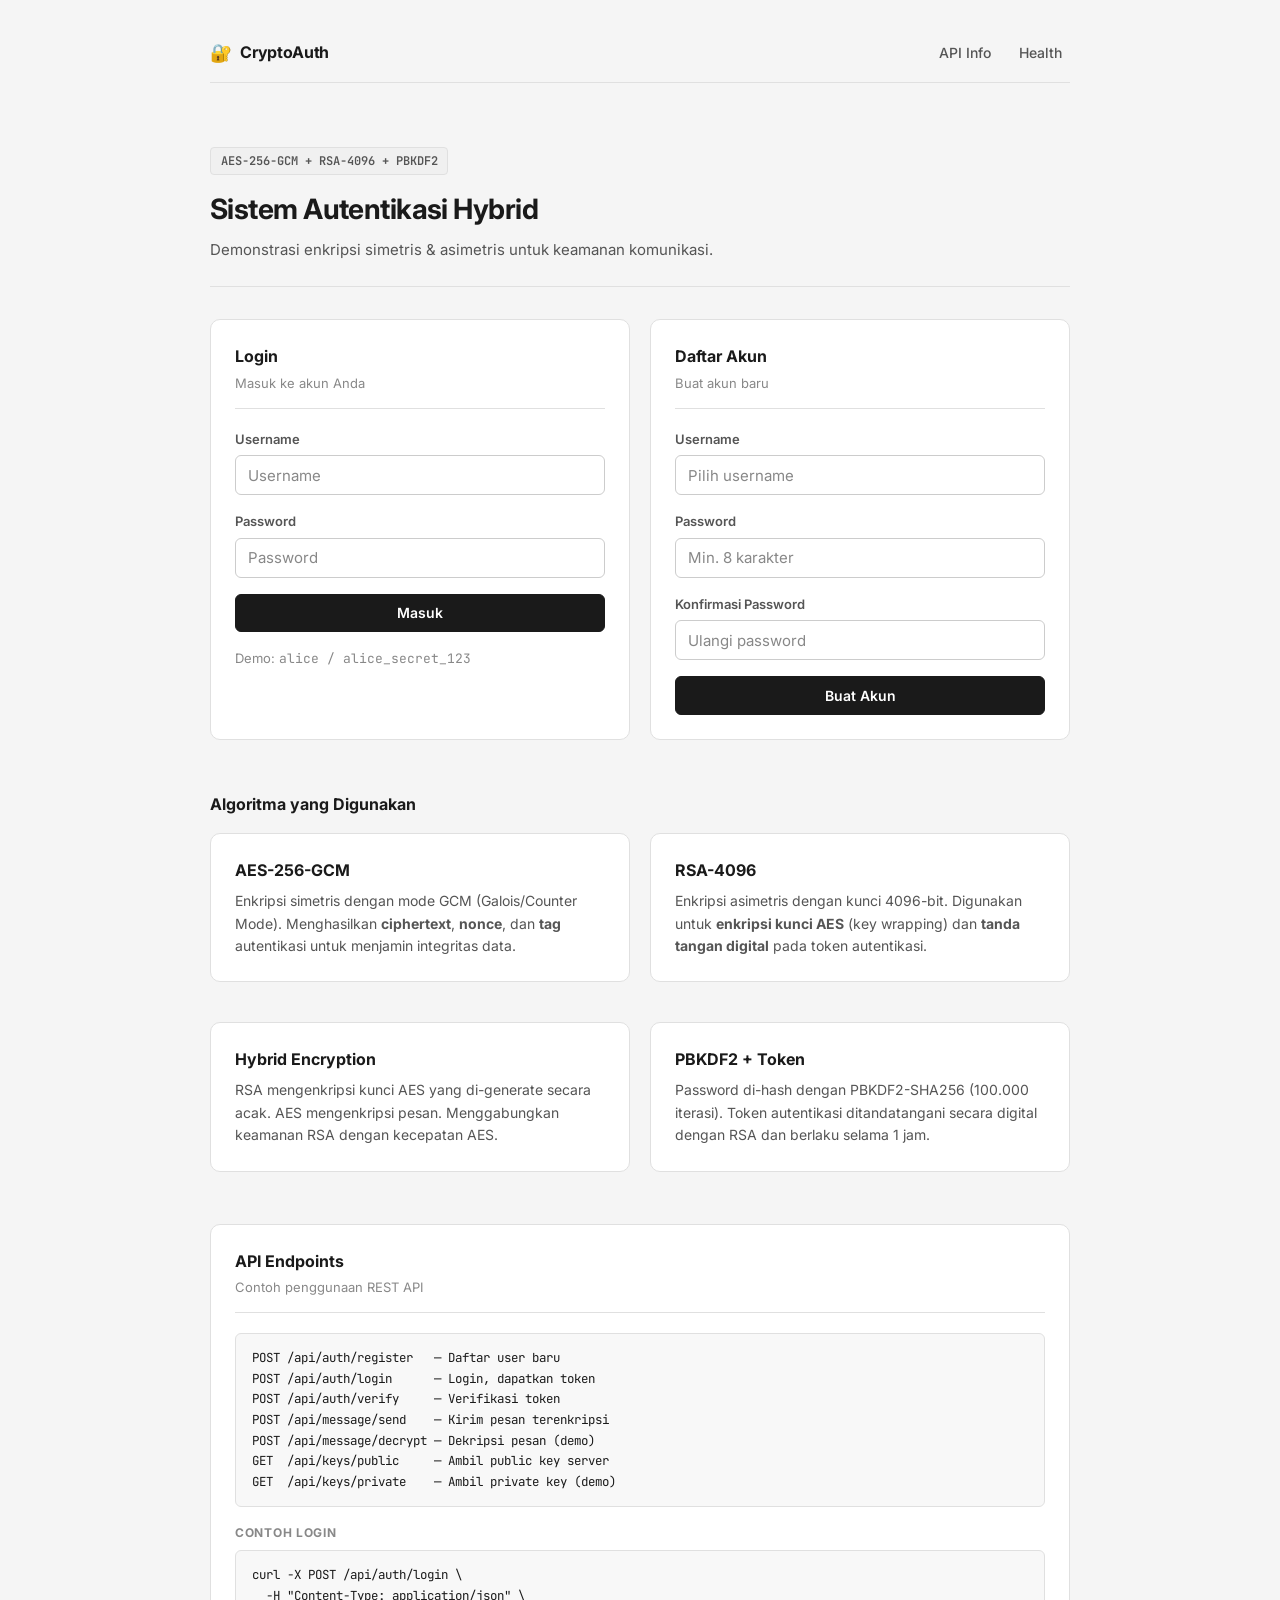
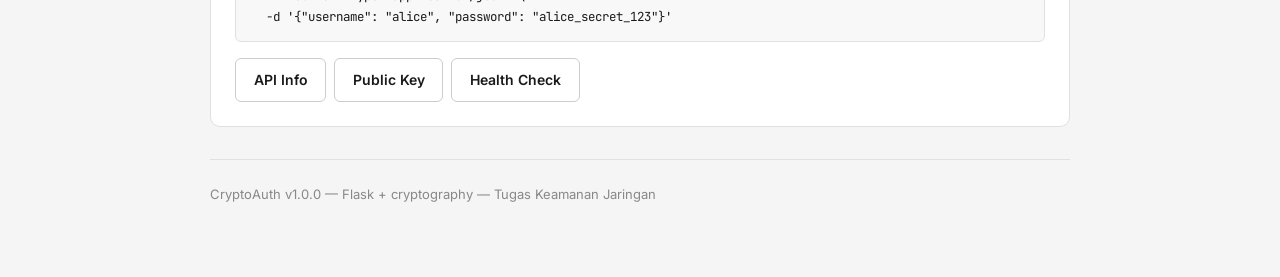
<file: templates/index.html>
<!DOCTYPE html>
<html lang="id">
<head>
    <meta charset="UTF-8">
    <meta name="viewport" content="width=device-width, initial-scale=1.0">
    <meta name="description" content="CryptoAuth - Sistem Autentikasi Hybrid AES-256-GCM + RSA-4096">
    <title>CryptoAuth - Login</title>
    <link rel="stylesheet" href="/static/css/style.css">
</head>
<body>
    <div class="container">

        <!-- Navbar -->
        <nav class="navbar">
            <div class="logo">
                <span class="logo-icon">🔐</span>
                CryptoAuth
            </div>
            <div class="nav-links">
                <a href="/api/info" target="_blank" class="nav-link">API Info</a>
                <a href="/health" target="_blank" class="nav-link">Health</a>
            </div>
        </nav>

        <!-- Hero -->
        <section class="hero">
            <div class="badge">AES-256-GCM + RSA-4096 + PBKDF2</div>
            <h1>Sistem Autentikasi Hybrid</h1>
            <p>Demonstrasi enkripsi simetris & asimetris untuk keamanan komunikasi.</p>
        </section>

        <!-- Auth Forms -->
        <section id="auth" style="margin-bottom: 2rem;">
            <div class="grid grid-2">

                <!-- Login -->
                <div class="card" id="loginCard">
                    <div class="card-header">
                        <h2 class="card-title">Login</h2>
                        <p class="card-subtitle">Masuk ke akun Anda</p>
                    </div>

                    <div id="loginAlert"></div>

                    <form id="loginForm">
                        <div class="form-group">
                            <label class="form-label" for="loginUsername">Username</label>
                            <input type="text" class="form-input" id="loginUsername" placeholder="Username" required>
                        </div>
                        <div class="form-group">
                            <label class="form-label" for="loginPassword">Password</label>
                            <input type="password" class="form-input" id="loginPassword" placeholder="Password" required>
                        </div>
                        <button type="submit" class="btn btn-primary btn-full">
                            <span id="loginBtnText">Masuk</span>
                            <span id="loginSpinner" class="spinner" style="display:none;"></span>
                        </button>
                    </form>

                    <p style="margin-top: 1rem; font-size: 0.8125rem; color: var(--text-muted);">
                        Demo: <code style="font-family: var(--mono);">alice / alice_secret_123</code>
                    </p>
                </div>

                <!-- Register -->
                <div class="card" id="registerCard">
                    <div class="card-header">
                        <h2 class="card-title">Daftar Akun</h2>
                        <p class="card-subtitle">Buat akun baru</p>
                    </div>

                    <div id="registerAlert"></div>

                    <form id="registerForm">
                        <div class="form-group">
                            <label class="form-label" for="registerUsername">Username</label>
                            <input type="text" class="form-input" id="registerUsername" placeholder="Pilih username" required>
                        </div>
                        <div class="form-group">
                            <label class="form-label" for="registerPassword">Password</label>
                            <input type="password" class="form-input" id="registerPassword" placeholder="Min. 8 karakter" required minlength="8">
                        </div>
                        <div class="form-group">
                            <label class="form-label" for="registerPasswordConfirm">Konfirmasi Password</label>
                            <input type="password" class="form-input" id="registerPasswordConfirm" placeholder="Ulangi password" required>
                        </div>
                        <button type="submit" class="btn btn-primary btn-full">
                            <span id="registerBtnText">Buat Akun</span>
                            <span id="registerSpinner" class="spinner" style="display:none;"></span>
                        </button>
                    </form>
                </div>

            </div>
        </section>

        <!-- Algoritma yang digunakan -->
        <section id="features" style="margin-bottom: 2rem;">
            <h2 style="font-size: 1rem; font-weight: 700; margin-bottom: 1rem;">Algoritma yang Digunakan</h2>
            <div class="grid grid-2">

                <div class="card">
                    <h3 class="card-title" style="margin-bottom: 0.4rem;">AES-256-GCM</h3>
                    <p style="font-size: 0.875rem; color: var(--text-sub);">
                        Enkripsi simetris dengan mode GCM (Galois/Counter Mode). Menghasilkan
                        <strong>ciphertext</strong>, <strong>nonce</strong>, dan <strong>tag</strong> autentikasi
                        untuk menjamin integritas data.
                    </p>
                </div>

                <div class="card">
                    <h3 class="card-title" style="margin-bottom: 0.4rem;">RSA-4096</h3>
                    <p style="font-size: 0.875rem; color: var(--text-sub);">
                        Enkripsi asimetris dengan kunci 4096-bit. Digunakan untuk
                        <strong>enkripsi kunci AES</strong> (key wrapping) dan
                        <strong>tanda tangan digital</strong> pada token autentikasi.
                    </p>
                </div>

                <div class="card">
                    <h3 class="card-title" style="margin-bottom: 0.4rem;">Hybrid Encryption</h3>
                    <p style="font-size: 0.875rem; color: var(--text-sub);">
                        RSA mengenkripsi kunci AES yang di-generate secara acak.
                        AES mengenkripsi pesan. Menggabungkan keamanan RSA dengan
                        kecepatan AES.
                    </p>
                </div>

                <div class="card">
                    <h3 class="card-title" style="margin-bottom: 0.4rem;">PBKDF2 + Token</h3>
                    <p style="font-size: 0.875rem; color: var(--text-sub);">
                        Password di-hash dengan PBKDF2-SHA256 (100.000 iterasi).
                        Token autentikasi ditandatangani secara digital dengan RSA
                        dan berlaku selama 1 jam.
                    </p>
                </div>

            </div>
        </section>

        <!-- API Endpoints -->
        <section style="margin-bottom: 2rem;">
            <div class="card">
                <div class="card-header">
                    <h2 class="card-title">API Endpoints</h2>
                    <p class="card-subtitle">Contoh penggunaan REST API</p>
                </div>

                <pre class="mono-block">POST /api/auth/register   — Daftar user baru
POST /api/auth/login      — Login, dapatkan token
POST /api/auth/verify     — Verifikasi token
POST /api/message/send    — Kirim pesan terenkripsi
POST /api/message/decrypt — Dekripsi pesan (demo)
GET  /api/keys/public     — Ambil public key server
GET  /api/keys/private    — Ambil private key (demo)</pre>

                <div style="margin-top: 1rem;">
                    <p class="section-label">Contoh login</p>
                    <pre class="mono-block">curl -X POST /api/auth/login \
  -H "Content-Type: application/json" \
  -d '{"username": "alice", "password": "alice_secret_123"}'</pre>
                </div>

                <div style="margin-top: 1rem; display: flex; gap: 0.5rem; flex-wrap: wrap;">
                    <a href="/api/info" target="_blank" class="btn btn-secondary">API Info</a>
                    <a href="/api/keys/public" target="_blank" class="btn btn-secondary">Public Key</a>
                    <a href="/health" target="_blank" class="btn btn-secondary">Health Check</a>
                </div>
            </div>
        </section>

        <!-- Footer -->
        <footer style="padding: 1.5rem 0; color: var(--text-muted); font-size: 0.8125rem; border-top: 1px solid var(--border);">
            CryptoAuth v1.0.0 &mdash; Flask + cryptography &mdash; Tugas Keamanan Jaringan
        </footer>

    </div>

    <script src="/static/js/app.js"></script>
</body>
</html>
</file>
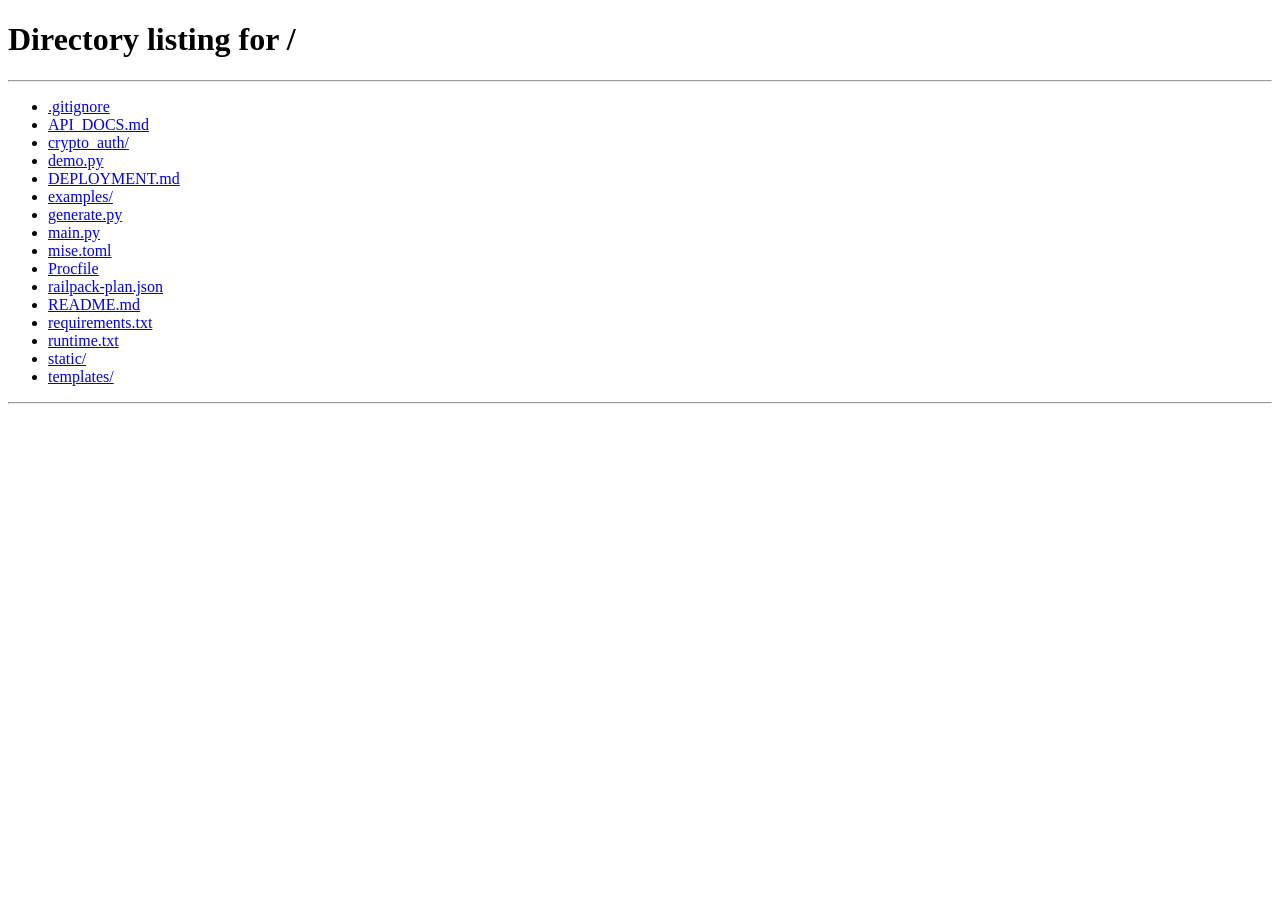
<file: templates/dashboard.html>
<!DOCTYPE html>
<html lang="id">

<head>
    <meta charset="UTF-8">
    <meta name="viewport" content="width=device-width, initial-scale=1.0">
    <meta name="description" content="CryptoAuth Dashboard - Kirim & Dekripsi Pesan">
    <title>Dashboard - CryptoAuth</title>
    <link rel="stylesheet" href="/static/css/style.css">
</head>

<body>
    <div class="container">

        <!-- Navbar -->
        <nav class="navbar">
            <div class="logo">
                <span class="logo-icon">🔐</span>
                CryptoAuth
            </div>
            <div class="nav-links">
                <span id="usernameDisplay"
                    style="font-size: 0.875rem; color: var(--text-sub); font-weight: 500;"></span>
                <button onclick="logout()" class="btn btn-secondary"
                    style="padding: 0.4rem 0.875rem; font-size: 0.8125rem;">Logout</button>
            </div>
        </nav>

        <!-- Header -->
        <section class="hero">
            <div class="badge">Session Aktif</div>
            <h1>Dashboard</h1>
            <p id="tokenStatus" style="font-size: 0.875rem; color: var(--text-muted);"></p>
        </section>

        <!-- Grid: Send Message + Token Info -->
        <div class="grid grid-2" style="margin-bottom: 1.25rem;">

            <!-- Kirim Pesan -->
            <div class="card">
                <div class="card-header">
                    <h2 class="card-title">Kirim Pesan Terenkripsi</h2>
                    <p class="card-subtitle">Pesan dienkripsi dengan hybrid encryption (RSA + AES)</p>
                </div>

                <div id="messageAlert"></div>

                <form id="messageForm">
                    <div class="form-group">
                        <label class="form-label" for="messageText">Isi Pesan</label>
                        <textarea class="form-input" id="messageText" rows="4" placeholder="Ketik pesan di sini..."
                            required style="resize: vertical; min-height: 90px;"></textarea>
                    </div>
                    <button type="submit" class="btn btn-primary btn-full">
                        <span id="sendBtnText">Kirim & Enkripsi</span>
                        <span id="sendSpinner" class="spinner" style="display: none;"></span>
                    </button>
                </form>

                <!-- Hasil enkripsi -->
                <div id="encryptedResponse" style="margin-top: 1.25rem; display: none;">
                    <p class="section-label">Response Server (Terenkripsi)</p>
                    <div id="encryptedData" class="mono-block" style="max-height: 180px; overflow-y: auto;"></div>

                    <button onclick="decryptLastMessage()" id="decryptBtn" class="btn btn-secondary btn-full"
                        style="margin-top: 0.75rem;">
                        Dekripsi Pesan
                    </button>

                    <!-- Hasil dekripsi -->
                    <div id="decryptedResult" style="display: none; margin-top: 0.875rem;">
                        <p class="section-label">Proses Dekripsi</p>
                        <div class="decrypt-steps">
                            <span class="step">Ciphertext</span>
                            <span class="arrow">→</span>
                            <span class="step">RSA Decrypt AES Key</span>
                            <span class="arrow">→</span>
                            <span class="step">AES-256-GCM Decrypt</span>
                            <span class="arrow">→</span>
                            <span class="step final">Plaintext ✓</span>
                        </div>
                        <div class="result-box">
                            <div class="label">Isi Pesan (Decrypted)</div>
                            <div id="decryptedText" class="value"></div>
                        </div>
                        <p id="decryptNote" style="font-size: 0.75rem; color: var(--text-muted); margin-top: 0.5rem;">
                        </p>
                    </div>
                </div>
            </div>

            <!-- Info Token -->
            <div class="card">
                <div class="card-header">
                    <h2 class="card-title">Informasi Token</h2>
                    <p class="card-subtitle">Detail token autentikasi aktif</p>
                </div>

                <div class="info-row">
                    <span class="label">User ID</span>
                    <span id="tokenUserId" class="value"></span>
                </div>
                <div class="info-row">
                    <span class="label">Sisa Waktu Token</span>
                    <span id="tokenExpiry" class="value"></span>
                </div>
                <div class="info-row">
                    <span class="label">Dibuat Pada</span>
                    <span id="tokenCreated" class="value"></span>
                </div>

                <div style="margin-top: 1rem; display: flex; gap: 0.5rem; flex-wrap: wrap;">
                    <button onclick="verifyToken()" class="btn btn-secondary">Verifikasi Token</button>
                    <button onclick="downloadToken()" class="btn btn-secondary">Download Token</button>
                    <button onclick="copyTokenToClipboard()" class="btn btn-secondary">Copy Token</button>
                </div>
            </div>
        </div>

        <!-- Public Key -->
        <div class="card">
            <div class="card-header">
                <h2 class="card-title">Public Key Server</h2>
                <p class="card-subtitle">RSA-4096 — digunakan client untuk mengenkripsi kunci AES</p>
            </div>

            <button onclick="fetchPublicKey()" class="btn btn-secondary" style="margin-bottom: 1rem;">
                Muat Public Key
            </button>

            <div id="publicKeyDisplay" style="display: none;">
                <div class="info-row">
                    <span class="label">Server ID</span>
                    <span id="serverId" class="value"></span>
                </div>
                <div class="info-row">
                    <span class="label">Algoritma</span>
                    <span id="keyAlgorithm" class="value"></span>
                </div>
                <div style="margin-top: 0.75rem;">
                    <p class="section-label">Public Key (PEM)</p>
                    <pre id="publicKeyPem" class="mono-block" style="max-height: 220px; overflow-y: auto;"></pre>
                </div>
            </div>
        </div>

        <!-- Private Key -->
        <!-- <div class="card danger-card" style="margin-top: 1.25rem;">
            <div class="card-header">
                <h2 class="card-title" style="display: flex; align-items: center; gap: 0.5rem;">
                    Private Key Server <span class="secret-tag">SECRET</span>
                </h2>
                <p class="card-subtitle">RSA-4096 — digunakan server untuk mendekripsi kunci AES</p>
            </div>

            <div class="warn-banner">
                ⚠️
                <span>
                    <strong>Peringatan — Demo Akademik:</strong> Private key <em>tidak boleh</em>
                    diekspos di sistem produksi nyata. Ini hanya untuk keperluan demonstrasi tugas.
                </span>
            </div>

            <div style="display: flex; gap: 0.5rem; flex-wrap: wrap; margin-bottom: 1rem;">
                <button onclick="fetchPrivateKey()" id="loadPrivKeyBtn" class="btn btn-primary">
                    Muat Private Key
                </button>
                <button onclick="copyPrivateKey()" id="copyPrivKeyBtn" class="btn btn-secondary" style="display: none;">
                    Copy Private Key
                </button>
            </div>

            <div id="privateKeyDisplay" style="display: none;">
                <div class="info-row">
                    <span class="label">Server ID</span>
                    <span id="privKeyServerId" class="value"></span>
                </div>
                <div class="info-row">
                    <span class="label">Algoritma</span>
                    <span id="privKeyAlgorithm" class="value"></span>
                </div>
                <div style="margin-top: 0.75rem;">
                    <p class="section-label">Private Key (PEM)</p>
                    <pre id="privateKeyPem" class="mono-block" style="max-height: 300px; overflow-y: auto; border-color: #fca5a5;"></pre>
                </div>
            </div>
        </div> -->

        <!-- API Links -->
        <div class="card" style="margin-top: 1.25rem;">
            <div class="card-header">
                <h2 class="card-title">Aksi Cepat</h2>
                <p class="card-subtitle">Utilitas dan endpoint API</p>
            </div>
            <div style="display: flex; gap: 0.5rem; flex-wrap: wrap;">
                <a href="/api/info" target="_blank" class="btn btn-secondary">API Info</a>
                <a href="/health" target="_blank" class="btn btn-secondary">Health Check</a>
                <a href="/api/keys/public" target="_blank" class="btn btn-secondary">Public Key (JSON)</a>
            </div>
        </div>

        <!-- Footer -->
        <footer
            style="padding: 1.5rem 0; color: var(--text-muted); font-size: 0.8125rem; border-top: 1px solid var(--border); margin-top: 1.5rem;">
            CryptoAuth v1.0.0 &mdash; Token berlaku 1 jam
        </footer>

    </div>

    <script>
        // Load token dari localStorage
        const token = JSON.parse(localStorage.getItem('authToken'));
        if (!token) window.location.href = '/';

        document.getElementById('usernameDisplay').textContent = token.user_id;
        document.getElementById('tokenUserId').textContent = token.user_id;

        const createdDate = new Date(token.created_at * 1000);
        document.getElementById('tokenCreated').textContent = createdDate.toLocaleString('id-ID');

        function updateTokenExpiry() {
            const remaining = Math.max(0, token.expires_at - Date.now() / 1000);
            if (remaining <= 0) {
                document.getElementById('tokenExpiry').textContent = 'Expired';
                document.getElementById('tokenStatus').textContent = 'Token sudah expired. Silakan login ulang.';
                setTimeout(() => logout(), 2000);
            } else {
                const m = Math.floor(remaining / 60);
                const s = Math.floor(remaining % 60);
                document.getElementById('tokenExpiry').textContent = `${m}m ${s}s`;
                document.getElementById('tokenStatus').textContent = `Session aktif — token habis dalam ${m}m ${s}s`;
            }
        }

        updateTokenExpiry();
        setInterval(updateTokenExpiry, 1000);

        function logout() {
            localStorage.removeItem('authToken');
            window.location.href = '/';
        }
    </script>
    <script src="/static/js/app.js"></script>
</body>

</html>
</file>
<file: static/css/style.css>
/* CryptoAuth - Clean Minimal UI */
@import url('https://fonts.googleapis.com/css2?family=Inter:wght@400;500;600;700&family=JetBrains+Mono:wght@400;500&display=swap');

:root {
  --bg:        #f5f5f5;
  --surface:   #ffffff;
  --border:    #e0e0e0;
  --border-2:  #cccccc;

  --text:      #1a1a1a;
  --text-sub:  #555555;
  --text-muted:#888888;

  --accent:    #1a1a1a;
  --accent-bg: #f0f0f0;

  --success:   #1a7a4a;
  --success-bg:#eaf5ef;
  --danger:    #b91c1c;
  --danger-bg: #fef2f2;
  --warn:      #92400e;
  --warn-bg:   #fffbeb;

  --mono:      'JetBrains Mono', 'Courier New', monospace;
  --sans:      'Inter', system-ui, sans-serif;

  --radius:    6px;
  --radius-lg: 10px;
}

* { margin: 0; padding: 0; box-sizing: border-box; }

body {
  font-family: var(--sans);
  background: var(--bg);
  color: var(--text);
  min-height: 100vh;
  line-height: 1.6;
  font-size: 0.9375rem;
}

/* ── Layout ─────────────────────────────────────── */
.container {
  max-width: 900px;
  margin: 0 auto;
  padding: 1.5rem 1.25rem 3rem;
}

/* ── Navbar ─────────────────────────────────────── */
.navbar {
  display: flex;
  justify-content: space-between;
  align-items: center;
  padding: 0.875rem 0;
  margin-bottom: 2rem;
  border-bottom: 1px solid var(--border);
}

.logo {
  display: flex;
  align-items: center;
  gap: 0.5rem;
  font-weight: 700;
  font-size: 1rem;
  color: var(--text);
  letter-spacing: -0.01em;
}

.logo-icon {
  font-size: 1.1rem;
}

.nav-links {
  display: flex;
  align-items: center;
  gap: 0.75rem;
}

.nav-link {
  color: var(--text-sub);
  text-decoration: none;
  font-size: 0.875rem;
  font-weight: 500;
  padding: 0.25rem 0.5rem;
  border-radius: var(--radius);
}
.nav-link:hover { color: var(--text); background: var(--accent-bg); }

/* ── Hero ────────────────────────────────────────── */
.hero {
  padding: 2rem 0 1.5rem;
  margin-bottom: 2rem;
  border-bottom: 1px solid var(--border);
}

.hero h1 {
  font-size: 1.75rem;
  font-weight: 700;
  letter-spacing: -0.02em;
  margin-bottom: 0.4rem;
  color: var(--text);
}

.hero p {
  color: var(--text-sub);
  font-size: 0.9375rem;
}

.badge {
  display: inline-block;
  padding: 0.2rem 0.6rem;
  background: var(--accent-bg);
  border: 1px solid var(--border);
  border-radius: 4px;
  font-size: 0.75rem;
  font-weight: 600;
  color: var(--text-sub);
  margin-bottom: 0.75rem;
  font-family: var(--mono);
}

/* ── Card ────────────────────────────────────────── */
.card {
  background: var(--surface);
  border: 1px solid var(--border);
  border-radius: var(--radius-lg);
  padding: 1.5rem;
  margin-bottom: 1.25rem;
}

.card-header {
  margin-bottom: 1.25rem;
  padding-bottom: 0.875rem;
  border-bottom: 1px solid var(--border);
}

.card-title {
  font-size: 1rem;
  font-weight: 700;
  color: var(--text);
  margin-bottom: 0.2rem;
}

.card-subtitle {
  color: var(--text-muted);
  font-size: 0.8125rem;
}

/* ── Grid ────────────────────────────────────────── */
.grid { display: grid; gap: 1.25rem; }
.grid-2 { grid-template-columns: repeat(auto-fit, minmax(280px, 1fr)); }

/* ── Form ────────────────────────────────────────── */
.form-group { margin-bottom: 1rem; }

.form-label {
  display: block;
  margin-bottom: 0.35rem;
  font-weight: 600;
  font-size: 0.8125rem;
  color: var(--text-sub);
}

.form-input {
  width: 100%;
  padding: 0.6rem 0.75rem;
  border: 1px solid var(--border-2);
  border-radius: var(--radius);
  color: var(--text);
  font-size: 0.9375rem;
  font-family: inherit;
  background: var(--surface);
  transition: border-color 0.15s;
}

.form-input:focus {
  outline: none;
  border-color: var(--text);
  box-shadow: 0 0 0 2px rgba(0,0,0,0.08);
}

.form-input::placeholder { color: var(--text-muted); }

/* ── Buttons ─────────────────────────────────────── */
.btn {
  display: inline-flex;
  align-items: center;
  justify-content: center;
  gap: 0.4rem;
  padding: 0.6rem 1.1rem;
  border-radius: var(--radius);
  font-size: 0.875rem;
  font-weight: 600;
  font-family: inherit;
  cursor: pointer;
  text-decoration: none;
  transition: background 0.15s, border-color 0.15s;
  border: 1px solid transparent;
}

.btn-primary {
  background: var(--text);
  color: #fff;
  border-color: var(--text);
}
.btn-primary:hover { background: #333; border-color: #333; }
.btn-primary:disabled { background: #999; border-color: #999; cursor: not-allowed; }

.btn-secondary {
  background: var(--surface);
  color: var(--text);
  border-color: var(--border-2);
}
.btn-secondary:hover { background: var(--accent-bg); }

.btn-full { width: 100%; }

/* ── Alerts ──────────────────────────────────────── */
.alert {
  display: flex;
  align-items: flex-start;
  gap: 0.6rem;
  padding: 0.75rem 1rem;
  border-radius: var(--radius);
  margin-bottom: 1rem;
  font-size: 0.875rem;
}

.alert-success {
  background: var(--success-bg);
  border: 1px solid #a7d7b9;
  color: var(--success);
}

.alert-error {
  background: var(--danger-bg);
  border: 1px solid #fca5a5;
  color: var(--danger);
}

/* ── Code / Mono blocks ──────────────────────────── */
.mono-block {
  font-family: var(--mono);
  font-size: 0.78rem;
  background: #f8f8f8;
  border: 1px solid var(--border);
  border-radius: var(--radius);
  padding: 0.875rem 1rem;
  overflow-x: auto;
  word-break: break-all;
  white-space: pre-wrap;
  color: var(--text);
  line-height: 1.65;
}

/* ── Info row (label + value) ────────────────────── */
.info-row {
  display: flex;
  flex-direction: column;
  padding: 0.75rem 0;
  border-bottom: 1px solid var(--border);
}
.info-row:last-child { border-bottom: none; }
.info-row .label {
  font-size: 0.75rem;
  font-weight: 600;
  color: var(--text-muted);
  text-transform: uppercase;
  letter-spacing: 0.04em;
  margin-bottom: 0.2rem;
}
.info-row .value {
  font-size: 0.9375rem;
  font-weight: 500;
  color: var(--text);
}

/* ── Warning banner ──────────────────────────────── */
.warn-banner {
  display: flex;
  gap: 0.6rem;
  padding: 0.75rem 1rem;
  background: var(--warn-bg);
  border: 1px solid #fcd34d;
  border-radius: var(--radius);
  margin-bottom: 1rem;
  font-size: 0.8125rem;
  color: var(--warn);
}

/* ── Section label ───────────────────────────────── */
.section-label {
  font-size: 0.75rem;
  font-weight: 700;
  text-transform: uppercase;
  letter-spacing: 0.06em;
  color: var(--text-muted);
  margin-bottom: 0.5rem;
}

/* ── Decrypt steps ───────────────────────────────── */
.decrypt-steps {
  display: flex;
  align-items: center;
  gap: 0.4rem;
  flex-wrap: wrap;
  margin-bottom: 1rem;
  font-size: 0.75rem;
}
.decrypt-steps .step {
  padding: 0.2rem 0.5rem;
  border: 1px solid var(--border-2);
  border-radius: 4px;
  background: var(--accent-bg);
  color: var(--text-sub);
  font-weight: 500;
  font-family: var(--mono);
}
.decrypt-steps .arrow { color: var(--text-muted); }
.decrypt-steps .step.final {
  background: var(--success-bg);
  border-color: #a7d7b9;
  color: var(--success);
  font-weight: 700;
}

/* ── Result box ──────────────────────────────────── */
.result-box {
  background: var(--success-bg);
  border: 1px solid #a7d7b9;
  border-left: 3px solid var(--success);
  border-radius: var(--radius);
  padding: 0.875rem 1rem;
}
.result-box .label { font-size: 0.75rem; color: var(--text-muted); margin-bottom: 0.3rem; font-weight: 600; }
.result-box .value { font-size: 1rem; font-weight: 700; color: var(--success); word-break: break-word; }

/* ── Private key section ─────────────────────────── */
.danger-card {
  border-color: #fca5a5;
  background: var(--surface);
}
.secret-tag {
  display: inline-block;
  font-size: 0.65rem;
  font-weight: 700;
  padding: 0.15rem 0.4rem;
  background: var(--danger-bg);
  color: var(--danger);
  border: 1px solid #fca5a5;
  border-radius: 3px;
  letter-spacing: 0.06em;
}

/* ── Spinner ─────────────────────────────────────── */
.spinner {
  width: 16px;
  height: 16px;
  border: 2px solid rgba(255,255,255,0.4);
  border-top-color: white;
  border-radius: 50%;
  animation: spin 0.7s linear infinite;
  flex-shrink: 0;
}
@keyframes spin { to { transform: rotate(360deg); } }

/* ── Responsive ──────────────────────────────────── */
@media (max-width: 640px) {
  .navbar { flex-direction: column; align-items: flex-start; gap: 0.75rem; }
  .hero h1 { font-size: 1.4rem; }
  .grid-2 { grid-template-columns: 1fr; }
}
</file>
